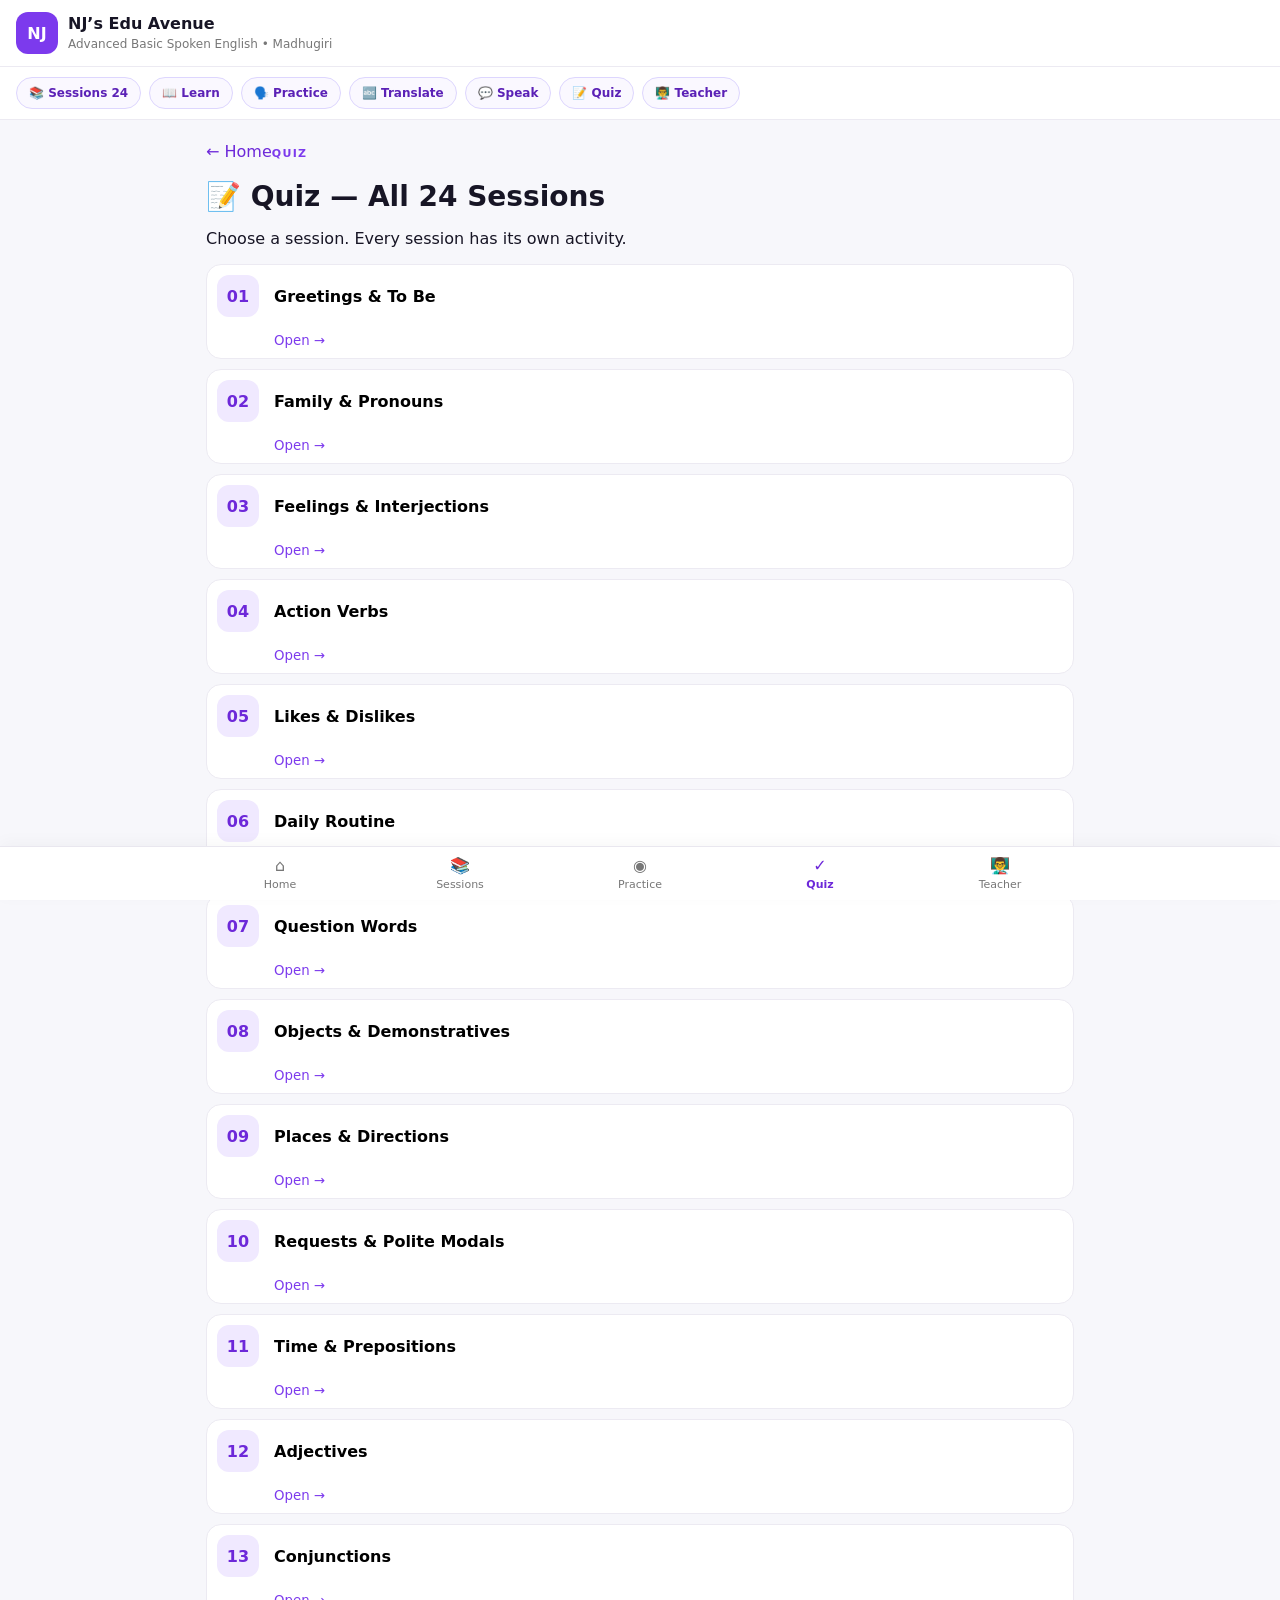
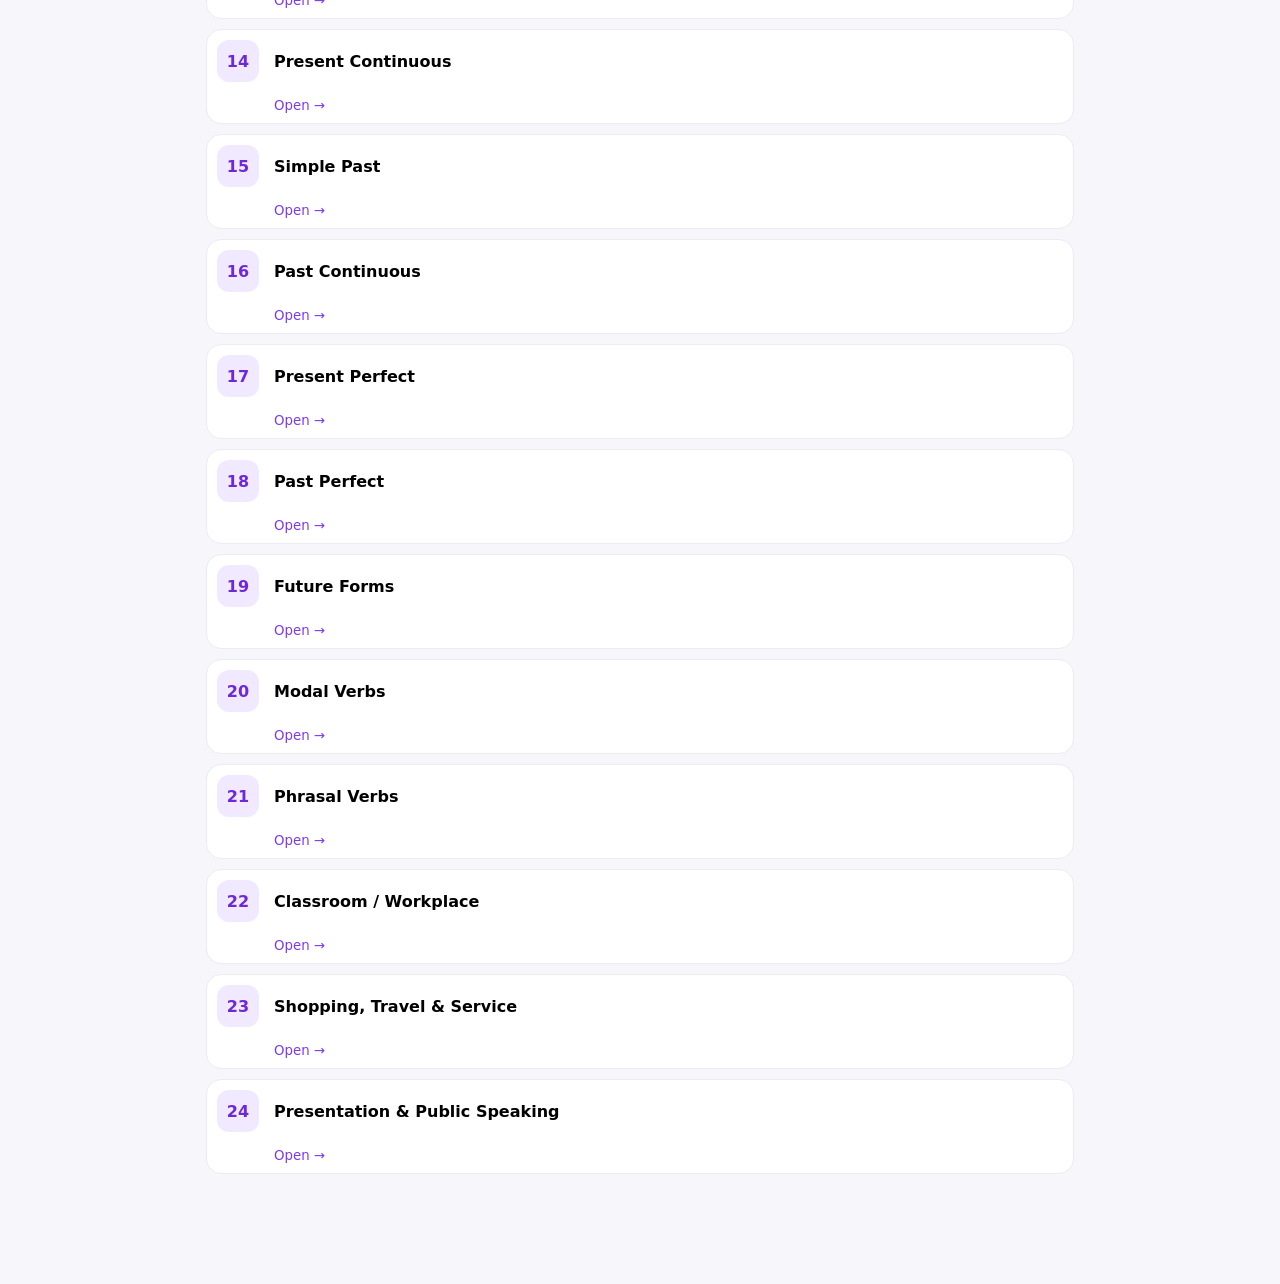
<file: index.html>
<!doctype html><html lang="en"><head><meta charset="utf-8"><meta name="viewport" content="width=device-width,initial-scale=1,viewport-fit=cover"><meta name="theme-color" content="#5b21b6"><meta name="description" content="NJ’s Edu Avenue – Advanced Basic Spoken English, Madhugiri"><link rel="manifest" href="manifest.webmanifest"><link rel="stylesheet" href="style.css"><title>NJ’s Edu Avenue | Spoken English</title></head><body><header class="top"><div class="brand"><div class="logoMark">NJ</div><div><b>NJ’s Edu Avenue</b><small>Advanced Basic Spoken English • Madhugiri</small></div></div><button id="installBtn" class="ghost hidden">Install</button></header><div class="appTabs"><button onclick="showScreen('course')">📚 Sessions <b>24</b></button><button onclick="openFeature('learn')">📖 Learn</button><button onclick="showScreen('practice')">🗣️ Practice</button><button onclick="openFeature('translate')">🔤 Translate</button><button onclick="openFeature('speak')">💬 Speak</button><button onclick="openFeature('quiz')">📝 Quiz</button><button onclick="openFeature('teacher')">👨‍🏫 Teacher</button></div><main><section id="home" class="screen active"><div class="hero"><span class="pill">90-DAY MASTER CLASS</span><h1>Advanced Basic<br><span>Spoken English</span></h1><p class="heroLead">Learn accurately. Practise naturally. Speak confidently.</p><div class="method"><b>LEARN</b><span>→</span><b>PRACTICE</b><span>→</span><b>TRANSLATE</b><span>→</span><b>SPEAK</b></div><button class="primaryHero" onclick="showScreen('course')">📚 Start with 24 Sessions →</button></div><div class="welcome"><span class="eyebrow">NJ’S EDU AVENUE</span><h2>One complete English speaking system</h2><p>Learn each lesson, practise aloud, translate Kannada into English, speak naturally and check your progress with a quiz.</p></div><div class="featureGrid"><button class="featureTile" onclick="showScreen('course')"><strong>📚 Sessions</strong><span><b>24 complete sessions</b></span></button><button class="featureTile" onclick="openFeature('learn')"><strong>📖 Learn</strong><span>All 24 sessions</span></button><button class="featureTile" onclick="showScreen('practice')"><strong>🗣️ Practice</strong><span>All 24 sessions</span></button><button class="featureTile" onclick="openFeature('translate')"><strong>🔤 Kannada → English</strong><span>20 conversations • each session</span></button><button class="featureTile" onclick="openFeature('speak')"><strong>💬 Speak</strong><span>Students A & B • 20 chat turns</span></button><button class="featureTile" onclick="openFeature('quiz')"><strong>📝 Quiz</strong><span>10 questions • easy → difficult</span></button><button class="featureTile" onclick="openFeature('teacher')"><strong>👨‍🏫 Teacher</strong><span>NAGENDRA T N</span></button></div><div class="learningPath"><span class="eyebrow">YOUR LEARNING PATH</span><div class="pathRow"><button onclick="openFeature('learn')"><b>01</b><span>Learn</span></button><i>→</i><button onclick="showScreen('practice')"><b>02</b><span>Practice</span></button><i>→</i><button onclick="openFeature('translate')"><b>03</b><span>Translate</span></button><i>→</i><button onclick="openFeature('speak')"><b>04</b><span>Speak</span></button><i>→</i><button onclick="openFeature('quiz')"><b>05</b><span>Quiz</span></button></div></div><div class="teacherPreview"><span class="eyebrow">YOUR TEACHER</span><h2>NAGENDRA T N</h2><p>Founder & Spoken English Trainer</p><button class="outline" onclick="openFeature('teacher')">View Teacher Details →</button></div></section><section id="course" class="screen"><div class="sectionHead"><div><span class="eyebrow">MAIN TAB</span><h2>📚 24 Sessions</h2></div><input id="search" placeholder="Search sessions…" oninput="renderSessions()"></div><p class="subtle">Complete 24-session pathway.</p><div id="sessions"></div></section><section id="detail" class="screen"><button class="back" onclick="showScreen('course')">← All sessions</button><div id="detailContent"></div></section><section id="practice" class="screen"><div id="practiceRoot"></div></section><section id="quiz" class="screen"><div id="quizRoot"></div></section><section id="contact" class="screen"><span class="eyebrow">TEACHER</span><h2>👨‍🏫 Teacher Details</h2><div class="contactCard"><h3>NAGENDRA T N</h3><p><b>Founder & Spoken English Trainer</b></p><p>Advanced Basic Spoken English<br>90-Day Master Class</p><p>📍 <b>NJ ROCKING DANCE CLASS</b><br>Opp. TVV petrol bunk<br>Above Vysya cooperative Bank,<br>GBN road<br>MADHUGIRI – 572132</p><a href="tel:+917483011182">📞 +91 7483011182</a><a href="https://wa.me/917483011182" target="_blank">💬 WhatsApp</a></div></section><section id="learn" class="screen"></section><section id="translate" class="screen"></section><section id="speak" class="screen"></section><section id="teacher" class="screen"></section></main><nav><button data-screen="home" onclick="showScreen('home')">⌂<span>Home</span></button><button data-screen="course" onclick="showScreen('course')">📚<span>Sessions</span></button><button data-screen="practice" onclick="showScreen('practice')">◉<span>Practice</span></button><button data-screen="quiz" onclick="showScreen('quiz')">✓<span>Quiz</span></button><button data-screen="contact" onclick="showScreen('contact')">👨‍🏫<span>Teacher</span></button></nav><script src="app.js"></script><script src="home-enhancements.js"></script><script src="advanced-features.js"></script><script src="all-features.js"></script><script src="feature-upgrade.js"></script></body></html>
</file>
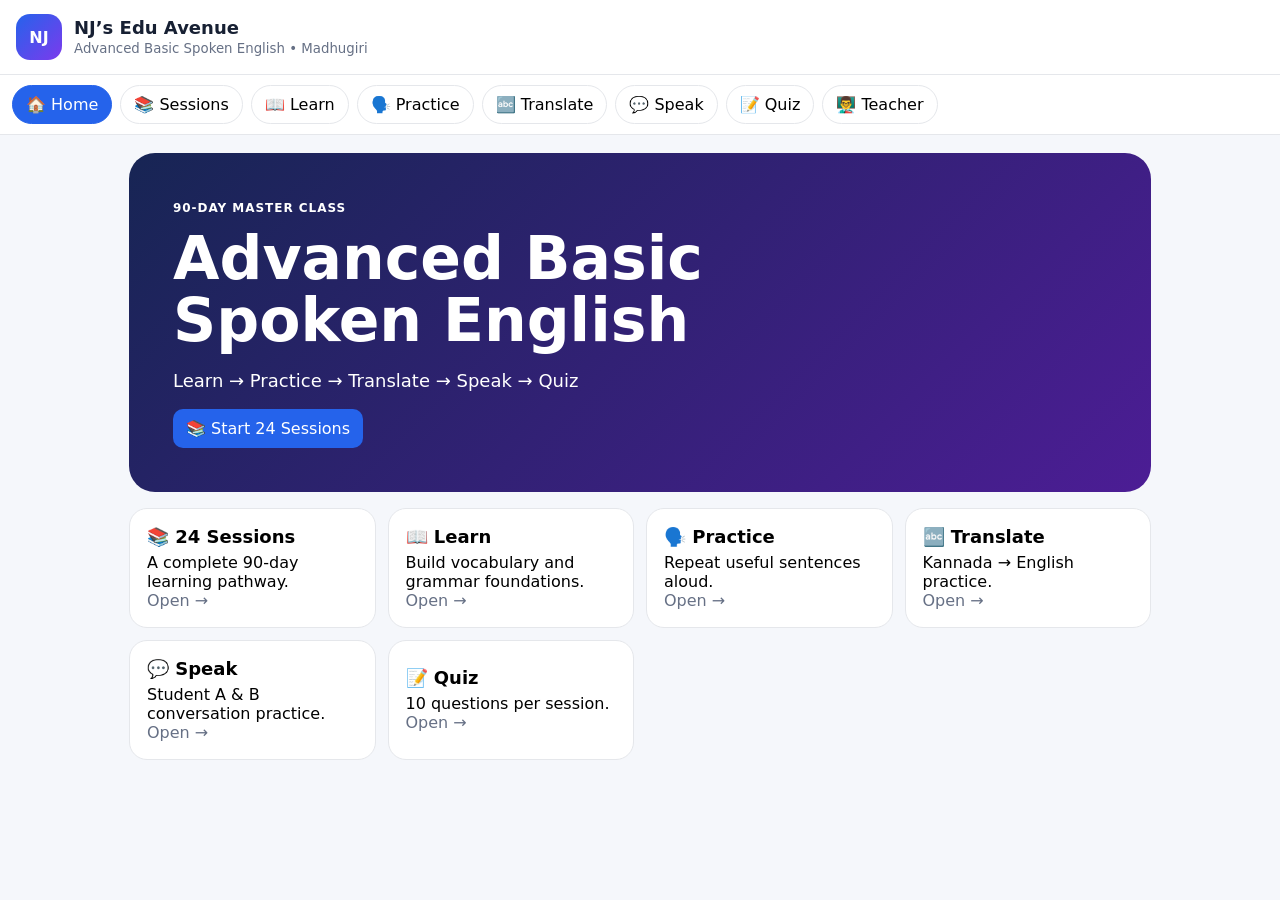
<file: final-app/index.html>
<!doctype html><html lang="en"><head><meta charset="utf-8"><meta name="viewport" content="width=device-width,initial-scale=1"><meta name="theme-color" content="#2563eb"><meta name="description" content="NJ’s Edu Avenue Final Spoken English Web App"><title>NJ’s Edu Avenue | Final App</title><link rel="stylesheet" href="style.css"></head><body><header><div class="logo">NJ</div><div><b>NJ’s Edu Avenue</b><small>Advanced Basic Spoken English • Madhugiri</small></div></header><nav id="tabs"></nav><main><section id="home" class="screen active"><div class="hero"><span>90-DAY MASTER CLASS</span><h1>Advanced Basic<br>Spoken English</h1><p>Learn → Practice → Translate → Speak → Quiz</p><button onclick="go('sessions')">📚 Start 24 Sessions</button></div><div class="grid" id="homeGrid"></div></section><section id="sessions" class="screen"><div class="head"><div><span>MAIN TAB</span><h2>📚 Sessions — 24</h2><p>Complete 24-session pathway.</p></div><input id="search" placeholder="Search sessions" oninput="renderSessions()"></div><div id="sessionList"></div></section><section id="learn" class="screen"><div id="learnRoot"></div></section><section id="practice" class="screen"><div id="practiceRoot"></div></section><section id="translate" class="screen"><div id="translateRoot"></div></section><section id="speak" class="screen"><div id="speakRoot"></div></section><section id="quiz" class="screen"><div id="quizRoot"></div></section><section id="teacher" class="screen"><div class="teacher"><span>TEACHER</span><h2>👨‍🏫 NAGENDRA T N</h2><p><b>Founder & Spoken English Trainer</b></p><p>Advanced Basic Spoken English<br>90-Day Master Class</p><p>📍 <b>NJ ROCKING DANCE CLASS</b><br>Opp. TVV petrol bunk<br>Above Vysya Cooperative Bank<br>GBN Road, MADHUGIRI – 572132</p><a href="tel:+917483011182">📞 +91 7483011182</a><a href="https://wa.me/917483011182" target="_blank">💬 WhatsApp</a></div></section><section id="detail" class="screen"><div id="detailRoot"></div></section></main><footer><button onclick="go('home')">⌂<small>Home</small></button><button onclick="go('sessions')">📚<small>Sessions</small></button><button onclick="go('practice')">◉<small>Practice</small></button><button onclick="go('quiz')">✓<small>Quiz</small></button><button onclick="go('teacher')">👨‍🏫<small>Teacher</small></button></footer><script src="app.js"></script></body></html>
</file>
<file: style.css>
*{box-sizing:border-box}body{margin:0;font-family:Inter,system-ui,-apple-system,BlinkMacSystemFont,"Segoe UI",sans-serif;background:#f7f7fb;color:#171525;padding-bottom:92px}.top{position:sticky;top:0;z-index:5;background:#fff;border-bottom:1px solid #eceaf2;padding:12px 16px;display:flex;align-items:center;justify-content:space-between}.brand{display:flex;gap:10px;align-items:center}.logoMark{width:42px;height:42px;border-radius:12px;background:#7c3aed;color:white;display:grid;place-items:center;font-weight:900}.brand b{display:block}.brand small{color:#777;font-size:12px}.ghost,.back,button{font:inherit}.ghost{border:1px solid #ddd6fe;background:#fff;color:#6d28d9;border-radius:10px;padding:8px 12px}.hidden{display:none}main{max-width:900px;margin:auto;padding:18px 16px}.screen{display:none}.screen.active{display:block}.appTabs{position:sticky;top:67px;z-index:4;background:#fff;border-bottom:1px solid #eceaf2;display:flex;gap:8px;overflow-x:auto;padding:9px 12px;scrollbar-width:none}.appTabs::-webkit-scrollbar{display:none}.appTabs button{white-space:nowrap;border:1px solid #e7e0f8;background:#faf8ff;color:#5b21b6;border-radius:999px;padding:8px 11px;font-size:12px;font-weight:700}.hero{background:linear-gradient(135deg,#5b21b6,#9333ea);color:#fff;border-radius:26px;padding:30px 22px;box-shadow:0 14px 35px #7c3aed25}.pill{font-size:11px;font-weight:900;letter-spacing:.12em;background:#ffffff1f;padding:8px 10px;border-radius:999px}.hero h1{font-size:36px;line-height:1.05;margin:18px 0 10px}.hero h1 span{font-weight:900}.heroLead{font-size:15px;opacity:.94;margin:0}.method{margin-top:22px;display:flex;flex-wrap:wrap;gap:7px;align-items:center;font-size:11px}.method b{background:#ffffff1f;padding:8px 9px;border-radius:9px}.primaryHero{margin-top:22px;background:#fff;color:#5b21b6;border:0;border-radius:12px;padding:12px 18px;font-weight:800;cursor:pointer;box-shadow:0 5px 15px #0002}.welcome{padding:22px 4px 8px}.eyebrow{font-size:11px;font-weight:900;letter-spacing:.12em;color:#7c3aed}.welcome h2,.teacherPreview h2{margin:7px 0;font-size:25px}.welcome p,.teacherPreview p{color:#666;line-height:1.6;margin:6px 0}.grid,.featureGrid{display:grid;grid-template-columns:repeat(2,1fr);gap:12px;margin:14px 0}.card,.featureTile{text-align:left;background:#fff;border:1px solid #eceaf2;border-radius:17px;padding:18px;box-shadow:0 4px 14px #00000009;cursor:pointer}.card strong,.card span,.featureTile strong,.featureTile span{display:block}.card strong,.featureTile strong{font-size:15px}.card span,.featureTile span{font-size:12px;color:#777;margin-top:6px}.card.featured{border-color:#ddd6fe;background:#faf8ff}.featureTile:nth-child(1){background:#f5f0ff}.featureTile:nth-child(2){background:#edfff8}.featureTile:nth-child(3){background:#fff8e8}.featureTile:nth-child(4){background:#eef8ff}.featureTile:nth-child(5){background:#f7f3ff}.featureTile:nth-child(6){background:#fff4e8}.featureTile:nth-child(7){background:#eef5ff}.learningPath{background:#fff;border:1px solid #eceaf2;border-radius:17px;padding:18px;margin-top:14px}.pathRow{display:flex;align-items:center;justify-content:space-between;gap:5px;margin-top:15px}.pathRow div,.pathRow button{text-align:center}.pathRow button{border:0;background:transparent;color:inherit;padding:0}.pathRow b{display:grid;place-items:center;width:35px;height:35px;margin:auto;border-radius:50%;background:#f0e9ff;color:#6d28d9;font-size:12px}.pathRow span{display:block;font-size:10px;margin-top:5px;color:#666}.pathRow i{color:#a78bfa;font-style:normal}.info,.practiceBox,.contactCard,.detailCard{background:#fff;border:1px solid #eceaf2;border-radius:16px;padding:18px;margin-top:14px;line-height:1.6}.teacherPreview{background:#fff;border:1px solid #eceaf2;border-radius:17px;padding:20px;margin-top:14px}.outline{margin-top:10px;background:#fff;border:1px solid #c4b5fd;color:#6d28d9;border-radius:10px;padding:10px 14px;font-weight:700}.sectionHead{display:flex;justify-content:space-between;align-items:end;gap:12px}.sectionHead h2,h2{margin:5px 0 16px;font-size:28px}.sectionHead input{max-width:220px;padding:11px;border:1px solid #ddd6fe;border-radius:10px}.sessionSelect{width:100%;padding:12px;border:1px solid #ddd6fe;border-radius:11px;background:#fff;color:#2e1065;font-weight:700;margin:8px 0 12px}.session{display:flex;gap:14px;align-items:center;background:#fff;border:1px solid #eceaf2;border-radius:15px;padding:15px;margin:10px 0;width:100%;text-align:left;cursor:pointer}.num{min-width:42px;height:42px;border-radius:12px;background:#f0e9ff;color:#6d28d9;display:grid;place-items:center;font-weight:800}.session b{display:block}.session small{color:#777}.back{border:0;background:transparent;color:#6d28d9;padding:0;margin:4px 0 14px}.detailCard h3{margin-top:0}.example{background:#f8f7fb;border-left:3px solid #7c3aed;padding:10px 12px;border-radius:8px;margin:8px 0}.practiceBox h3{font-size:20px}.practiceBox button,.quizBtn,.featurePrimary,.bigAction{background:#7c3aed;color:#fff;border:0;border-radius:10px;padding:11px 15px;cursor:pointer}.bigAction{display:block;width:100%;margin-top:12px;font-weight:800}.secondaryAction{background:#fff;color:#6d28d9;border:1px solid #c4b5fd}.quizCard{background:#fff;border:1px solid #eceaf2;border-radius:16px;padding:18px;margin:12px 0}.quizCard button{display:block;width:100%;text-align:left;margin:8px 0;border:1px solid #ddd6fe;background:#faf9ff;border-radius:10px;padding:12px;cursor:pointer}.quizCard button.correct{background:#dcfce7;border-color:#22c55e}.quizCard button.wrong{background:#fee2e2;border-color:#ef4444}.score{font-size:18px;font-weight:800;margin:14px 0}.contactCard a{display:block;margin:12px 0;color:#6d28d9;font-weight:700;text-decoration:none}.featureSessionList{display:grid;gap:10px}.featureSession,.practiceSession{background:#fff;border:1px solid #eceaf2;border-radius:15px;padding:15px;text-align:left}.featureSession{width:100%;cursor:pointer;display:grid;grid-template-columns:70px 1fr;column-gap:10px}.featureSession b{color:#6d28d9}.featureSession span,.featureSession small{grid-column:2}.featureSession small{color:#777;margin-top:4px}.practiceSession span{display:block;color:#555;margin:5px 0}.practiceSession p{margin:4px 0;font-size:13px;color:#666}.translateCard{background:#fff;border:1px solid #e5e0f2;border-radius:16px;padding:16px;margin:12px 0;box-shadow:0 3px 10px #00000008}.translateCard .kn{font-size:16px;font-weight:750;line-height:1.5}.revealBtn{margin-top:10px;border:1px solid #c4b5fd;background:#faf9ff;color:#6d28d9;border-radius:9px;padding:9px 12px;font-weight:700}.enAnswer{display:none;margin-top:12px;padding:11px;border-radius:10px;background:#f3efff;color:#3b0764;font-weight:700}.enAnswer.show{display:flex;justify-content:space-between;align-items:center;gap:8px}.soundBtn{border:0;background:transparent;padding:3px;cursor:pointer}.chatBubble{position:relative;max-width:82%;padding:11px 42px 11px 13px;border-radius:14px;margin:9px 0;line-height:1.45;box-shadow:0 2px 7px #00000008}.chatBubble small{display:block;font-size:10px;opacity:.65;margin-bottom:3px}.chatBubble.student{background:#e7dcff;margin-left:auto;border-bottom-right-radius:4px}.chatBubble.teacher{background:#fff;margin-right:auto;border-bottom-left-radius:4px}.chatBubble button{position:absolute;right:8px;bottom:7px;border:0;background:transparent;cursor:pointer}.teacherHero{display:flex;gap:16px;align-items:center}.teacherHero img{width:105px;height:105px;border-radius:18px;object-fit:cover}.teacherHero h3{margin:0;color:#5b21b6}.teacherHero p{margin:5px 0;color:#555}.contactDetails a{display:block;color:#6d28b6;font-weight:700;margin:10px 0;text-decoration:none}nav{position:fixed;bottom:0;left:0;right:0;background:#fff;border-top:1px solid #e9e7ef;display:flex;justify-content:center;z-index:10;box-shadow:0 -4px 15px #00000008}nav button{flex:1;max-width:180px;border:0;background:transparent;padding:9px 4px;color:#777}nav button.active{color:#6d28d9;font-weight:800}nav span{display:block;font-size:11px;margin-top:3px}@media(max-width:560px){.appTabs{top:67px}.hero h1{font-size:31px}.grid,.featureGrid{grid-template-columns:1fr}.sectionHead{align-items:stretch;flex-direction:column}.sectionHead input{max-width:none;width:100%}.pathRow{gap:2px}.pathRow i{font-size:11px}.teacherHero{align-items:flex-start}.teacherHero img{width:92px;height:92px}.chatBubble{max-width:90%}}
</file>
<file: final-app/style.css>
*{box-sizing:border-box}body{margin:0;background:#f5f7fb;color:#172033;font-family:system-ui,-apple-system,Segoe UI,Roboto,Arial}button,input,select{font:inherit}button{cursor:pointer}header{display:flex;align-items:center;gap:12px;padding:14px 16px;background:white;border-bottom:1px solid #e5e7eb;position:sticky;top:0;z-index:20}.logo{width:46px;height:46px;border-radius:14px;background:linear-gradient(135deg,#2563eb,#7c3aed);color:white;display:grid;place-items:center;font-weight:900}header b{display:block;font-size:18px}header small{color:#667085}nav{display:flex;gap:8px;padding:10px 12px;background:white;border-bottom:1px solid #e5e7eb;overflow:auto;position:sticky;top:75px;z-index:19}nav button{white-space:nowrap;border:1px solid #e5e7eb;background:white;border-radius:999px;padding:9px 13px}nav button.active{background:#2563eb;color:white;border-color:#2563eb}main{max-width:1050px;margin:auto;padding:18px 14px 90px}.screen{display:none}.screen.active{display:block}.hero{background:linear-gradient(135deg,#172554,#4c1d95);color:white;border-radius:26px;padding:32px 22px;margin-bottom:16px}.hero span,section>span,.tag{font-size:12px;font-weight:800;letter-spacing:.08em}.hero h1{font-size:clamp(34px,8vw,60px);line-height:1.03;margin:12px 0}.hero p{font-size:18px}.hero button,.session button,.teacher a{border:0;background:#2563eb;color:white;border-radius:10px;padding:10px 13px}.grid{display:grid;grid-template-columns:repeat(auto-fit,minmax(230px,1fr));gap:12px}.tile{background:white;border:1px solid #e5e7eb;border-radius:18px;padding:17px;text-align:left;min-height:110px}.tile strong{display:block;font-size:18px;margin-bottom:6px}.head{display:flex;justify-content:space-between;gap:10px;align-items:end;flex-wrap:wrap}.head input{padding:10px;border:1px solid #e5e7eb;border-radius:10px}.session,.card,.quizCard,.teacher{background:white;border:1px solid #e5e7eb;border-radius:18px;padding:16px;margin:10px 0}.session{display:flex;gap:12px;align-items:center}.num{width:46px;height:46px;display:grid;place-items:center;background:#eef4ff;color:#2563eb;border-radius:13px;font-weight:900}.session div:nth-child(2){flex:1}.back{border:0;background:transparent;color:#2563eb;font-weight:800;margin-bottom:10px}.select{width:100%;padding:12px;border:1px solid #e5e7eb;border-radius:10px;background:white;margin:12px 0}.answer{display:none;background:#ecfdf5;color:#065f46;padding:10px;border-radius:10px;margin-top:8px}.answer.show{display:block}.mini{border:1px solid #e5e7eb;background:white;border-radius:9px;padding:7px 10px}.chatWrap{background:#e5ddd5;border-radius:18px;padding:14px}.chat{display:flex;margin:8px 0}.chat.b{justify-content:flex-end}.bubble{max-width:82%;padding:10px 12px;border-radius:13px;background:white;box-shadow:0 1px 2px #0002}.b .bubble{background:#dcf8c6}.bubble small{display:block;color:#777;font-size:10px}.sound{border:0;background:transparent}.opt{display:block;width:100%;text-align:left;padding:11px;margin:7px 0;border:1px solid #e5e7eb;background:white;border-radius:10px}.opt.correct{background:#ecfdf5;border-color:#10b981}.opt.wrong{background:#fef2f2;border-color:#ef4444}.teacher{font-size:17px;line-height:1.7}.teacher a{display:inline-block;text-decoration:none;margin:5px}.lesson{background:white;border:1px solid #e5e7eb;border-radius:18px;padding:18px}.muted{color:#667085}footer{position:fixed;bottom:0;left:0;right:0;background:white;border-top:1px solid #e5e7eb;display:flex;justify-content:center;z-index:30}footer button{border:0;background:white;padding:8px 14px}footer small{display:block}@media(min-width:760px){footer{display:none}nav{top:0}.hero{padding:44px}}
</file>
